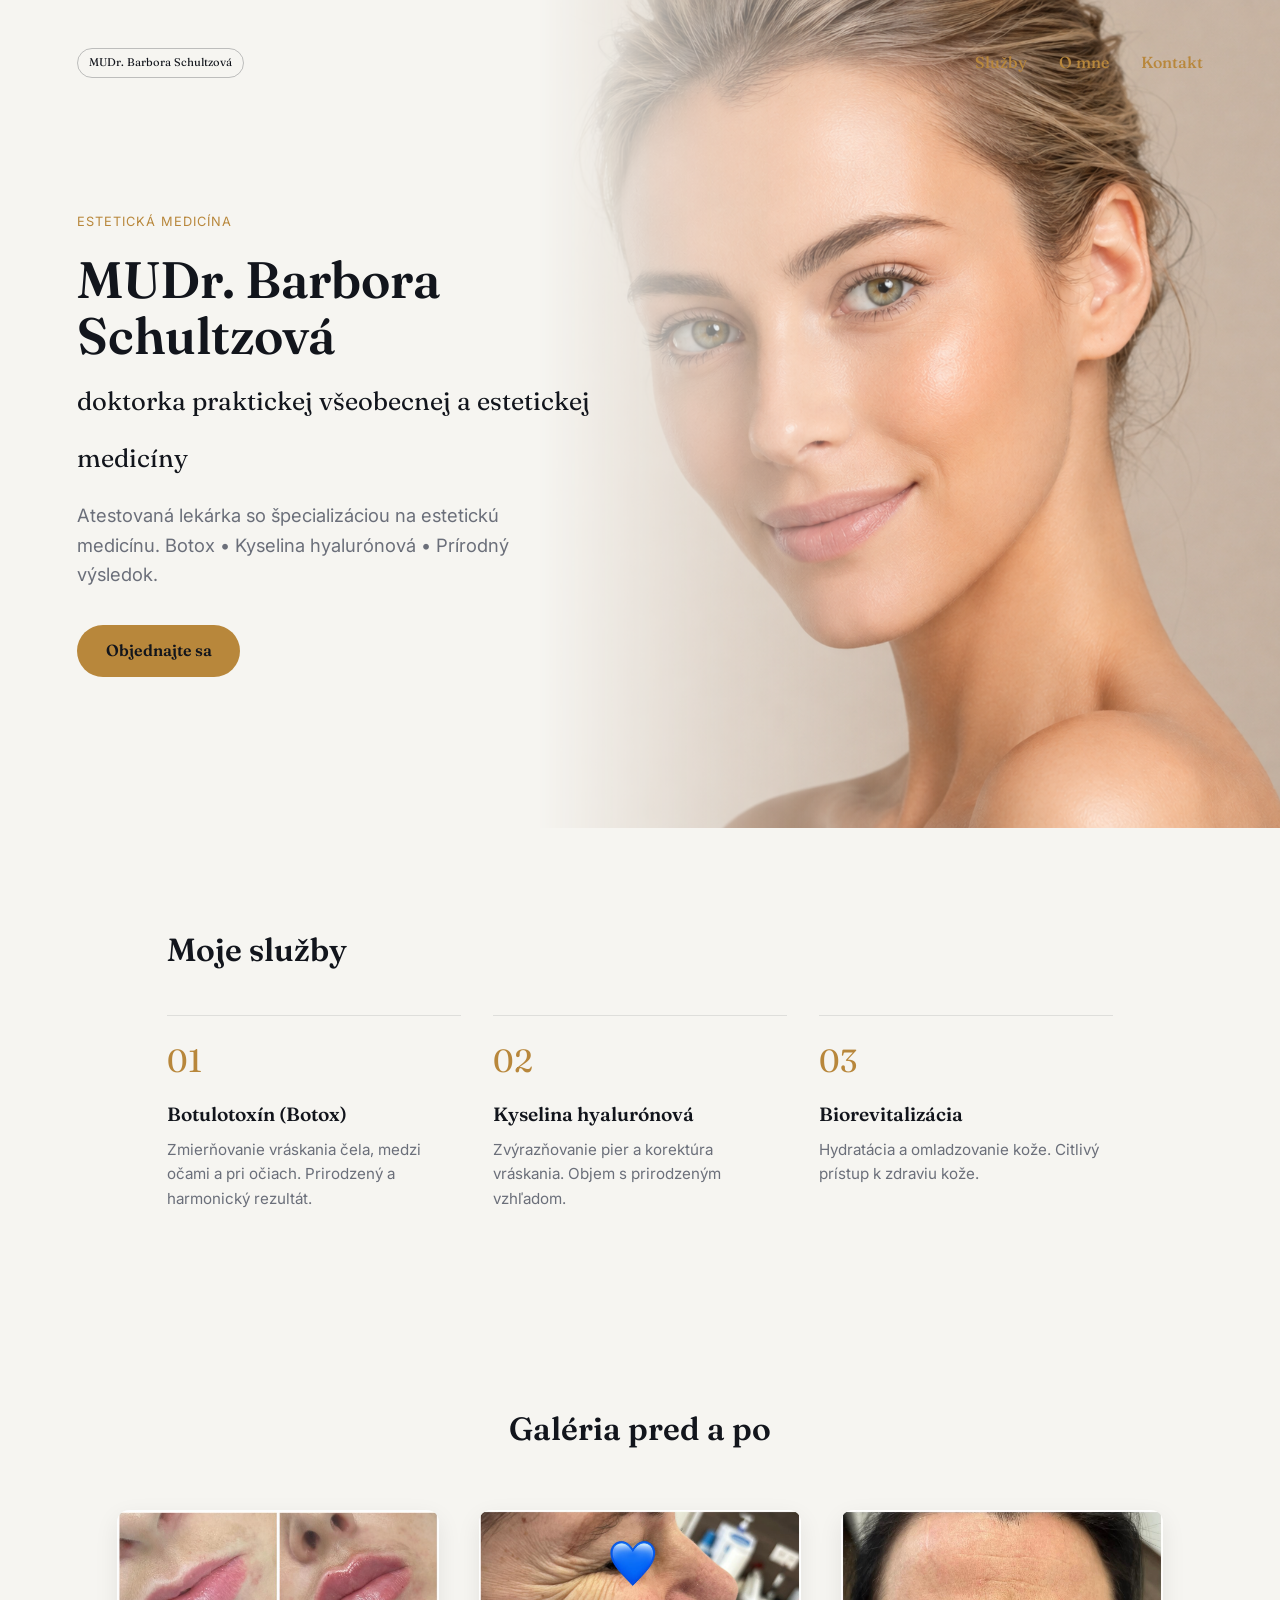
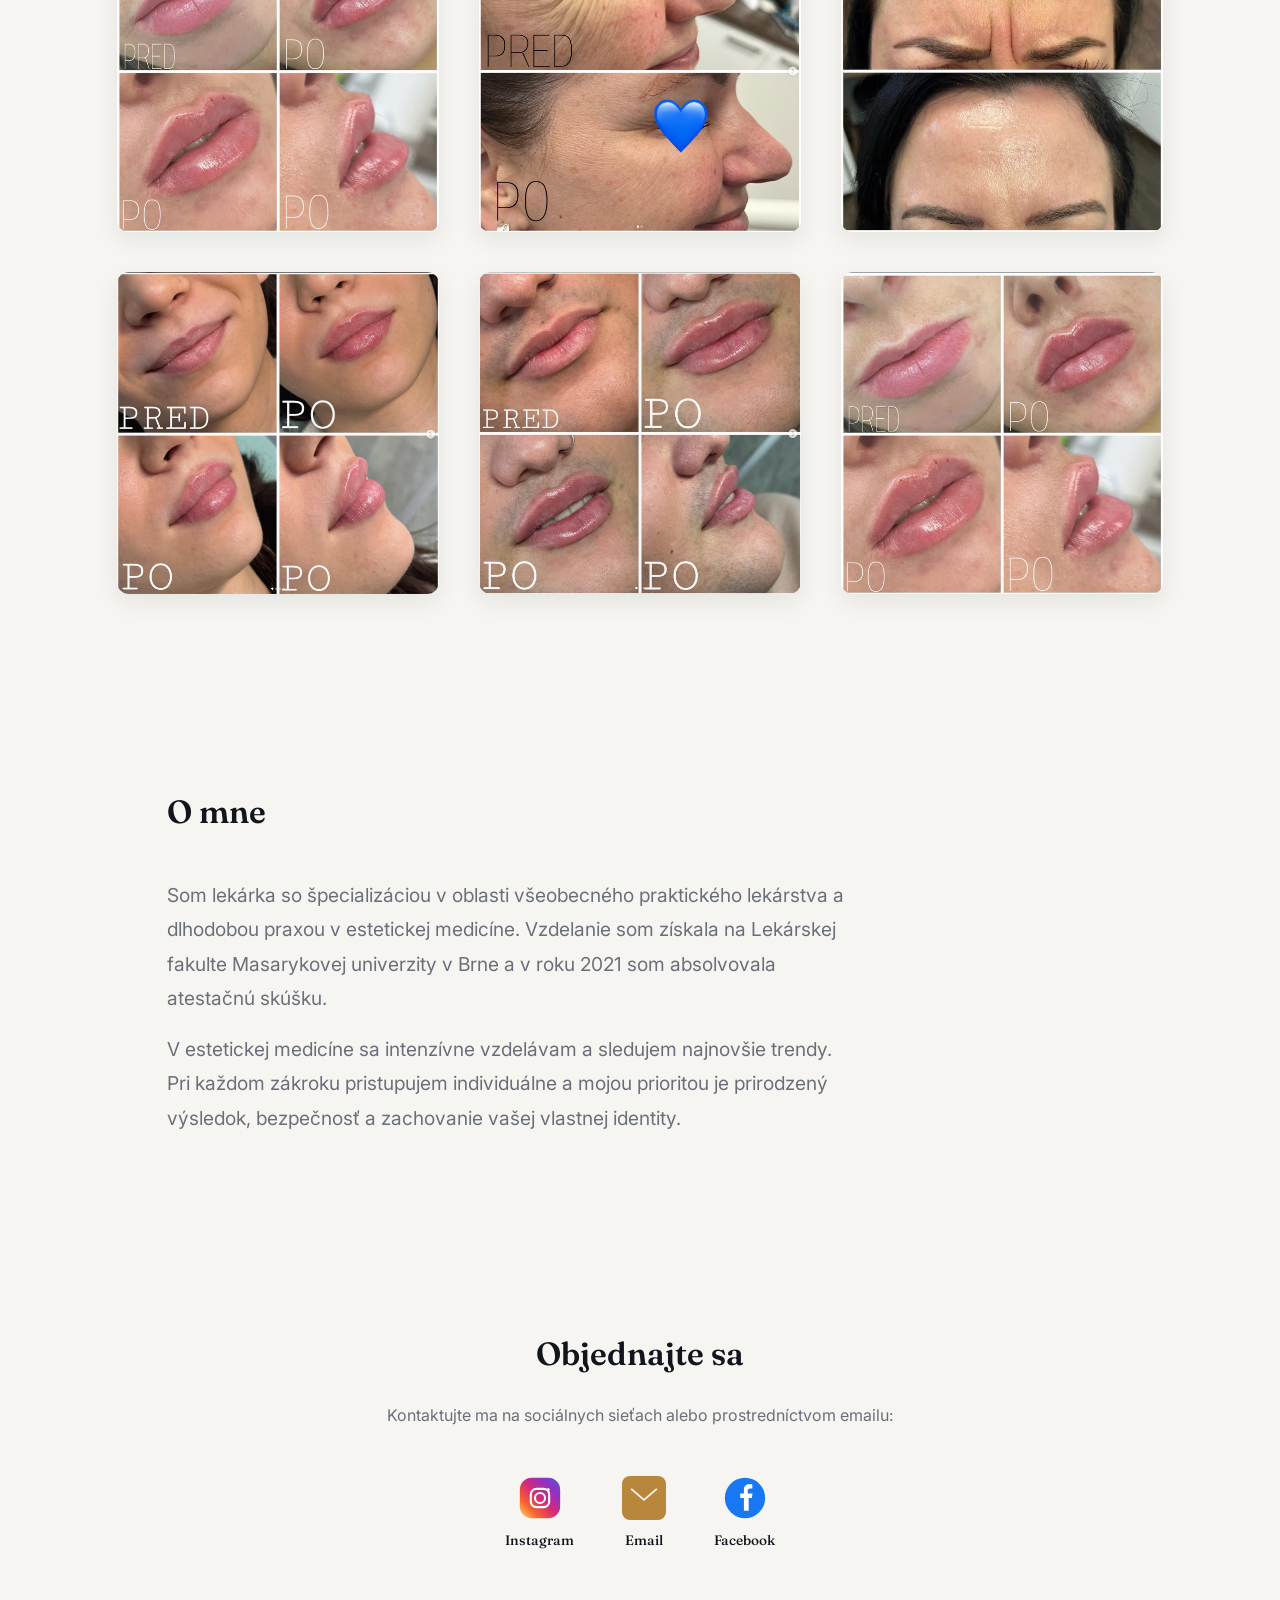
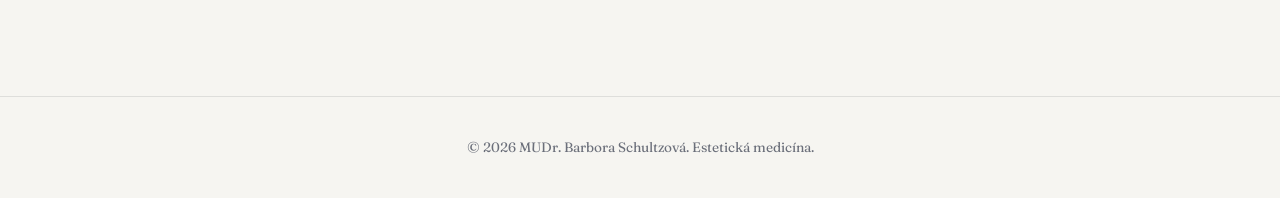
<file: index.html>
<!DOCTYPE html>
<html>
<head>
<template id="__bundler_thumbnail" data-bg-color="#f6f5f1">
  <svg viewBox="0 0 120 120" xmlns="http://www.w3.org/2000/svg">
    <rect width="120" height="120" fill="#f6f5f1"/>
    <circle cx="60" cy="40" r="15" fill="#b8873b"/>
    <rect x="20" y="65" width="80" height="8" fill="#b8873b" rx="2"/>
    <rect x="20" y="80" width="80" height="4" fill="#6b6f7a" rx="1"/>
    <rect x="20" y="88" width="80" height="4" fill="#6b6f7a" rx="1"/>
  </svg>
</template>
<meta charset="utf-8">
<meta name="viewport" content="width=device-width, initial-scale=1">
<style>
@import url('https://fonts.googleapis.com/css2?family=Fraunces:opsz,wght@9..144,400;9..144,600&family=Inter:wght@400;500;600&display=swap');
* { box-sizing: border-box; margin: 0; padding: 0; }
body {
  font-family: 'Fraunces', serif;
  color: #12151c;
  background: #f6f5f1;
  line-height: 1.6;
}
h1, h2, h3 { font-family: 'Fraunces', serif; font-weight: 600; }
a { color: inherit; text-decoration: none; }
.menu-toggle { display: none; background: none; border: none; cursor: pointer; padding: 0.5rem; }
.menu-toggle span { display: block; width: 24px; height: 2px; background: #12151c; margin: 5px 0; transition: 0.3s; }
.menu-toggle.active span:nth-child(1) { transform: rotate(-45deg) translate(-8px, 6px); }
.menu-toggle.active span:nth-child(2) { opacity: 0; }
.menu-toggle.active span:nth-child(3) { transform: rotate(45deg) translate(-8px, -6px); }
@media (max-width: 768px) {
  .menu-toggle { display: block; }
  .nav-links { position: absolute; top: 60px; left: 0; right: 0; background: #f6f5f1; flex-direction: column; gap: 1rem; padding: 2rem 6vw; display: none; }
  .nav-links.open { display: flex; }
  .nav-links a { margin-left: 0; font-size: 1.1rem; }
  .gallery-grid { grid-template-columns: repeat(auto-fit, minmax(150px, 1fr)); gap: 1rem; }
}
.modal-overlay { display: none !important; position: fixed; top: 0; left: 0; width: 100%; height: 100%; background: rgba(0,0,0,0.9); z-index: 9999; align-items: center; justify-content: center; padding: 20px; }
.modal-overlay.active { display: flex !important; }
.modal-content { max-width: 95vw; max-height: 95vh; position: relative; }
.modal-content img { max-width: 100%; max-height: 100%; object-fit: contain; }
.modal-close { position: absolute; top: 10px; right: 15px; background: white; border: none; width: 36px; height: 36px; border-radius: 50%; cursor: pointer; font-size: 20px; z-index: 10000; }
@media (max-width: 768px) { 
  .modal-overlay { padding: 10px; }
  .modal-content { max-width: 100vw; max-height: 100vh; }
}
</style>
</head>
<body>

<div style="background: #f6f5f1; color: #12151c; min-height: 92vh; display: flex; flex-direction: column; padding: 2rem 6vw; position: relative; overflow: hidden;">
  <nav style="display: flex; justify-content: space-between; align-items: center; padding: 1rem 0; z-index: 2; position: relative; width: 100%;">
    <span style="font-family: 'Fraunces', serif; font-size: 0.7rem; border: 1px solid rgba(18, 21, 28, 0.25); padding: 0.3rem 0.7rem; border-radius: 100px; white-space: nowrap;">MUDr. Barbora Schultzová</span>
    <button class="menu-toggle" onclick="toggleMenu()">
      <span></span>
      <span></span>
      <span></span>
    </button>
    <div class="nav-links" style="display: flex; gap: 0;">
      <a href="#services" style="margin-left: 2rem; font-size: 1rem; font-weight: 500; color: #b8873b;">Služby</a>
      <a href="#about" style="margin-left: 2rem; font-size: 1rem; font-weight: 500; color: #b8873b;">O mne</a>
      <a href="#contact" style="margin-left: 2rem; font-size: 1rem; font-weight: 500; color: #b8873b;">Kontakt</a>
    </div>
  </nav>

  <div style="flex: 1; display: flex; align-items: center; z-index: 2; position: relative;">
    <div style="max-width: 620px;">
      <p style="color: #b8873b; letter-spacing: 0.08em; text-transform: uppercase; font-size: 0.8rem; margin-bottom: 1.2rem; font-family: 'Inter', sans-serif;">ESTETICKÁ MEDICÍNA</p>
      <h1 style="font-size: 3.2rem; margin-bottom: 1.5rem; line-height: 1.1;">
        <span>MUDr. Barbora Schultzová</span><br>
        <span style="font-weight: 400; font-size: 1.6rem;">doktorka praktickej všeobecnej a estetickej medicíny</span>
      </h1>
      <p style="font-size: 1.15rem; color: #6b6f7a; max-width: 480px; margin-bottom: 2.2rem; font-family: 'Inter', sans-serif;">Atestovaná lekárka so špecializáciou na estetickú medicínu. Botox • Kyselina hyalurónová • Prírodný výsledok.</p>
      <a href="#contact" style="display: inline-block; background: #b8873b; color: #12151c; font-weight: 600; padding: 0.85rem 1.8rem; border-radius: 100px; cursor: pointer; transition: transform 0.2s ease;">Objednajte sa</a>
    </div>
  </div>

  <div style="position: absolute; top: 0; right: 0; width: 58%; height: 100%; z-index: 1; -webkit-mask-image: linear-gradient(to right, transparent 0%, rgba(0,0,0,0.5) 25%, black 55%); mask-image: linear-gradient(to right, transparent 0%, rgba(0,0,0,0.5) 25%, black 55%); overflow: hidden;">
    <img src="blondie.png" alt="MUDr. Barbora Schultzová" style="width: 100%; height: 100%; object-fit: cover; object-position: center 20%;">
  </div>
</div>

<main>
  <section id="services" style="padding: 6rem 6vw; max-width: 1100px; margin: 0 auto;">
    <h2 style="font-size: 2rem; margin-bottom: 2.5rem;">Moje služby</h2>
    <div style="display: grid; grid-template-columns: repeat(auto-fit, minmax(260px, 1fr)); gap: 2rem;">
      <article style="border-top: 1px solid rgba(18, 21, 28, 0.1); padding-top: 1.2rem;">
        <div style="font-family: 'Fraunces', serif; font-size: 2rem; color: #b8873b; margin-bottom: 0.8rem;">01</div>
        <h3 style="font-size: 1.2rem; margin-bottom: 0.5rem;">Botulotoxín (Botox)</h3>
        <p style="color: #6b6f7a; font-size: 0.95rem; font-family: 'Inter', sans-serif;">Zmierňovanie vráskania čela, medzi očami a pri očiach. Prirodzený a harmonický rezultát.</p>
      </article>
      <article style="border-top: 1px solid rgba(18, 21, 28, 0.1); padding-top: 1.2rem;">
        <div style="font-family: 'Fraunces', serif; font-size: 2rem; color: #b8873b; margin-bottom: 0.8rem;">02</div>
        <h3 style="font-size: 1.2rem; margin-bottom: 0.5rem;">Kyselina hyalurónová</h3>
        <p style="color: #6b6f7a; font-size: 0.95rem; font-family: 'Inter', sans-serif;">Zvýrazňovanie pier a korektúra vráskania. Objem s prirodzeným vzhľadom.</p>
      </article>
      <article style="border-top: 1px solid rgba(18, 21, 28, 0.1); padding-top: 1.2rem;">
        <div style="font-family: 'Fraunces', serif; font-size: 2rem; color: #b8873b; margin-bottom: 0.8rem;">03</div>
        <h3 style="font-size: 1.2rem; margin-bottom: 0.5rem;">Biorevitalizácia</h3>
        <p style="color: #6b6f7a; font-size: 0.95rem; font-family: 'Inter', sans-serif;">Hydratácia a omladzovanie kože. Citlivý prístup k zdraviu kože.</p>
      </article>
    </div>
  </section>

  <section style="padding: 6rem 6vw; max-width: 1200px; margin: 0 auto;">
    <h2 style="font-size: 2rem; margin-bottom: 3.5rem; text-align: center;">Galéria pred a po</h2>
    <div class="gallery-grid" style="display: grid; grid-template-columns: repeat(3, 1fr); gap: 2.5rem;">
      <div style="border-radius: 12px; overflow: hidden; box-shadow: 0 8px 24px rgba(18, 21, 28, 0.08); aspect-ratio: 1; cursor: pointer;" onclick="openModal('Kyselina hyalurónová')"><img src="uploads/Snímka obrazovky 2026-08-18 214152-f231a1b3.png" style="width: 100%; height: 100%; object-fit: cover;"></div>
      <div style="border-radius: 12px; overflow: hidden; box-shadow: 0 8px 24px rgba(18, 21, 28, 0.08); aspect-ratio: 1; cursor: pointer;" onclick="openModal('Kyselina hyalurónová')"><img src="uploads/Snímka obrazovky 2026-08-18 214805.png" style="width: 100%; height: 100%; object-fit: cover;"></div>
      <div style="border-radius: 12px; overflow: hidden; box-shadow: 0 8px 24px rgba(18, 21, 28, 0.08); aspect-ratio: 1; cursor: pointer;" onclick="openModal('Botox')"><img src="uploads/image0.jpeg" style="width: 100%; height: 100%; object-fit: cover;"></div>
      <div style="border-radius: 12px; overflow: hidden; box-shadow: 0 8px 24px rgba(18, 21, 28, 0.08); aspect-ratio: 1; cursor: pointer;" onclick="openModal('Kyselina hyalurónová')"><img src="uploads/Snímka obrazovky 2026-08-18 214518.png" style="width: 100%; height: 100%; object-fit: cover;"></div>
      <div style="border-radius: 12px; overflow: hidden; box-shadow: 0 8px 24px rgba(18, 21, 28, 0.08); aspect-ratio: 1; cursor: pointer;" onclick="openModal('Kyselina hyalurónová')"><img src="uploads/Snímka obrazovky 2026-08-18 214604.png" style="width: 100%; height: 100%; object-fit: cover;"></div>
      <div style="border-radius: 12px; overflow: hidden; box-shadow: 0 8px 24px rgba(18, 21, 28, 0.08); aspect-ratio: 1; cursor: pointer;" onclick="openModal('Kyselina hyalurónová')"><img src="uploads/Snímka obrazovky 2026-08-18 214152.png" style="width: 100%; height: 100%; object-fit: cover;"></div>
    </div>
    <div id="modal" class="modal-overlay" onclick="if(event.target === this) closeModal()">
      <div class="modal-content">
        <button class="modal-close" onclick="closeModal()">✕</button>
        <div style="color: white; font-size: 1.5rem;" id="modal-label"></div>
      </div>
    </div>
  </section>

  <section id="about" style="padding: 6rem 6vw; max-width: 1100px; margin: 0 auto;">
    <h2 style="font-size: 2rem; margin-bottom: 2.5rem;">O mne</h2>
    <p style="font-size: 1.2rem; max-width: 680px; color: #6b6f7a; line-height: 1.8; font-family: 'Inter', sans-serif;">
      Som lekárka so špecializáciou v oblasti všeobecného praktického lekárstva a dlhodobou praxou v estetickej medicíne. Vzdelanie som získala na Lekárskej fakulte Masarykovej univerzity v Brne a v roku 2021 som absolvovala atestačnú skúšku.
    </p>
    <p style="font-size: 1.2rem; max-width: 680px; color: #6b6f7a; line-height: 1.8; margin-top: 1rem; font-family: 'Inter', sans-serif;">
      V estetickej medicíne sa intenzívne vzdelávam a sledujem najnovšie trendy. Pri každom zákroku pristupujem individuálne a mojou prioritou je prirodzený výsledok, bezpečnosť a zachovanie vašej vlastnej identity.
    </p>
  </section>

  <section id="contact" style="text-align: center; padding: 6rem 6vw; max-width: 1100px; margin: 0 auto;">
    <h2 style="font-size: 2rem; margin-bottom: 1.5rem;">Objednajte sa</h2>
    <p style="color: #6b6f7a; margin-bottom: 2rem; font-family: 'Inter', sans-serif;">Kontaktujte ma na sociálnych sieťach alebo prostredníctvom emailu:</p>
    
    <div style="display: flex; justify-content: center; gap: 3rem; margin: 3rem 0; flex-wrap: wrap;">
      <a href="https://www.instagram.com/dr_schultzova/" target="_blank" rel="noopener" style="display: flex; flex-direction: column; align-items: center; gap: 0.6rem;">
        <svg width="44" height="44" viewBox="0 0 48 48"><defs><linearGradient id="igGradient" x1="0%" y1="100%" x2="100%" y2="0%"><stop offset="0%" stop-color="#FFDB73"/><stop offset="25%" stop-color="#F7622C"/><stop offset="50%" stop-color="#D62976"/><stop offset="75%" stop-color="#962FBF"/><stop offset="100%" stop-color="#4F5BD5"/></linearGradient></defs><rect x="2" y="2" width="44" height="44" rx="13" fill="url(#igGradient)"/><rect x="14" y="14" width="20" height="20" rx="6" fill="none" stroke="#fff" stroke-width="2.3"/><circle cx="24" cy="24" r="5.5" fill="none" stroke="#fff" stroke-width="2.3"/><circle cx="33" cy="15" r="1.6" fill="#fff"/></svg>
        <span style="font-size: 0.85rem; color: #12151c; font-weight: 500;">Instagram</span>
      </a>
      <a href="mailto:dr.schultzova@gmail.com" style="display: flex; flex-direction: column; align-items: center; gap: 0.6rem;">
        <svg width="44" height="44" viewBox="0 0 48 48" style="background: #b8873b; border-radius: 8px;"><path d="M10 12h28c1.1 0 2 .9 2 2v20c0 1.1-.9 2-2 2H10c-1.1 0-2-.9-2-2V14c0-1.1.9-2 2-2z" fill="#b8873b"/><path d="M38 14L24 26 10 14" stroke="#f6f5f1" stroke-width="2" fill="none"/></svg>
        <span style="font-size: 0.85rem; color: #12151c; font-weight: 500;">Email</span>
      </a>
      <a href="https://www.facebook.com/p/Dr-Schultzova-100087621760103/" target="_blank" rel="noopener" style="display: flex; flex-direction: column; align-items: center; gap: 0.6rem;">
        <svg width="44" height="44" viewBox="0 0 48 48"><circle cx="24" cy="24" r="22" fill="#1877F2"/><path d="M27 24h4.5l0.7-5H27v-2.8c0-1.5.4-2.5 2.6-2.5H32V9.2C31.6 9.1 30.2 9 28.6 9c-3.4 0-5.8 2.1-5.8 5.9V19h-4v5h4v14h5.2V24z" fill="#fff"/></svg>
        <span style="font-size: 0.85rem; color: #12151c; font-weight: 500;">Facebook</span>
      </a>
    </div>
  </section>
</main>

<footer style="text-align: center; padding: 2.5rem 1rem; color: #6b6f7a; font-size: 0.85rem; border-top: 1px solid rgba(18, 21, 28, 0.1);">
  <p>&copy; 2026 MUDr. Barbora Schultzová. Estetická medicína.</p>
</footer>

<script>
function toggleMenu() {
  const nav = document.querySelector('.nav-links');
  const btn = document.querySelector('.menu-toggle');
  nav.classList.toggle('open');
  btn.classList.toggle('active');
}

document.querySelectorAll('.nav-links a').forEach(link => {
  link.addEventListener('click', () => {
    document.querySelector('.nav-links').classList.remove('open');
    document.querySelector('.menu-toggle').classList.remove('active');
  });
});

function openModal(label) {
  document.getElementById('modal').classList.add('active');
  document.getElementById('modal-label').textContent = label;
}

function closeModal() {
  document.getElementById('modal').classList.remove('active');
}
</script>

</body>
</html>
</file>
